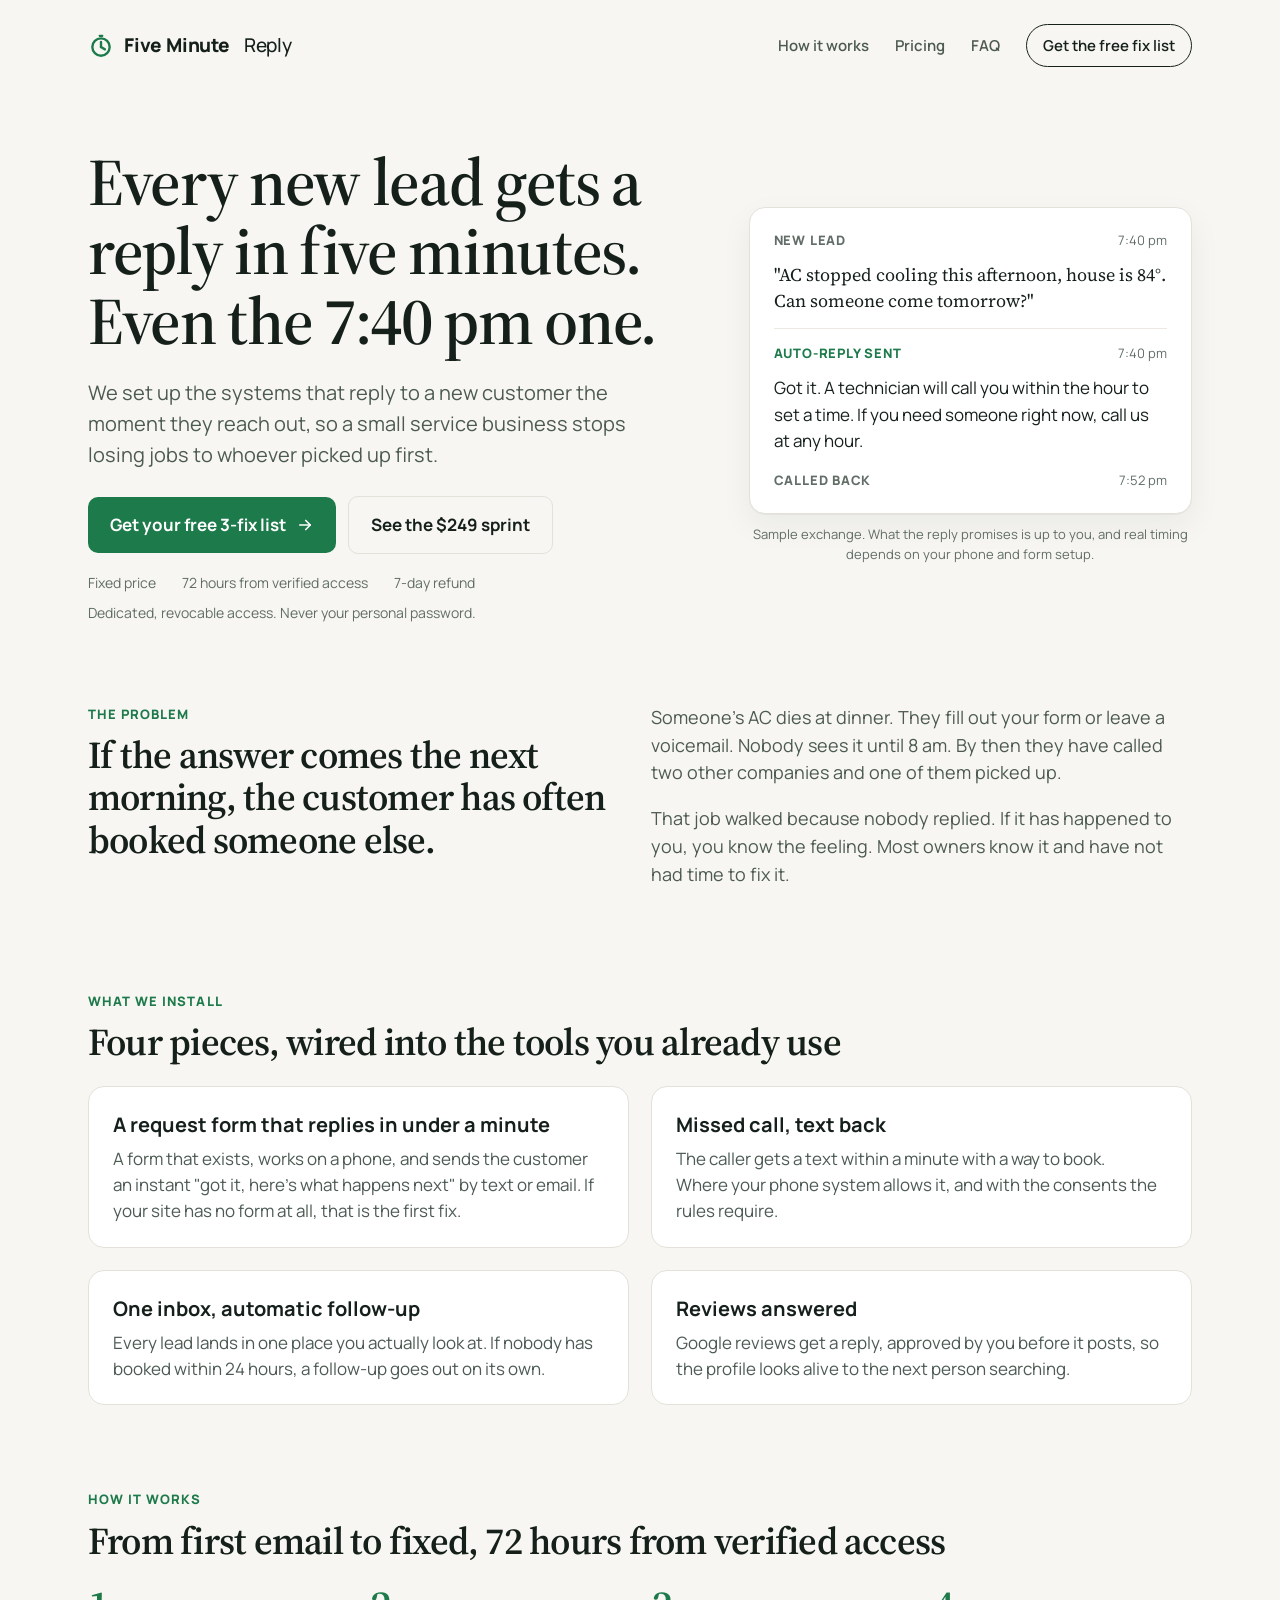
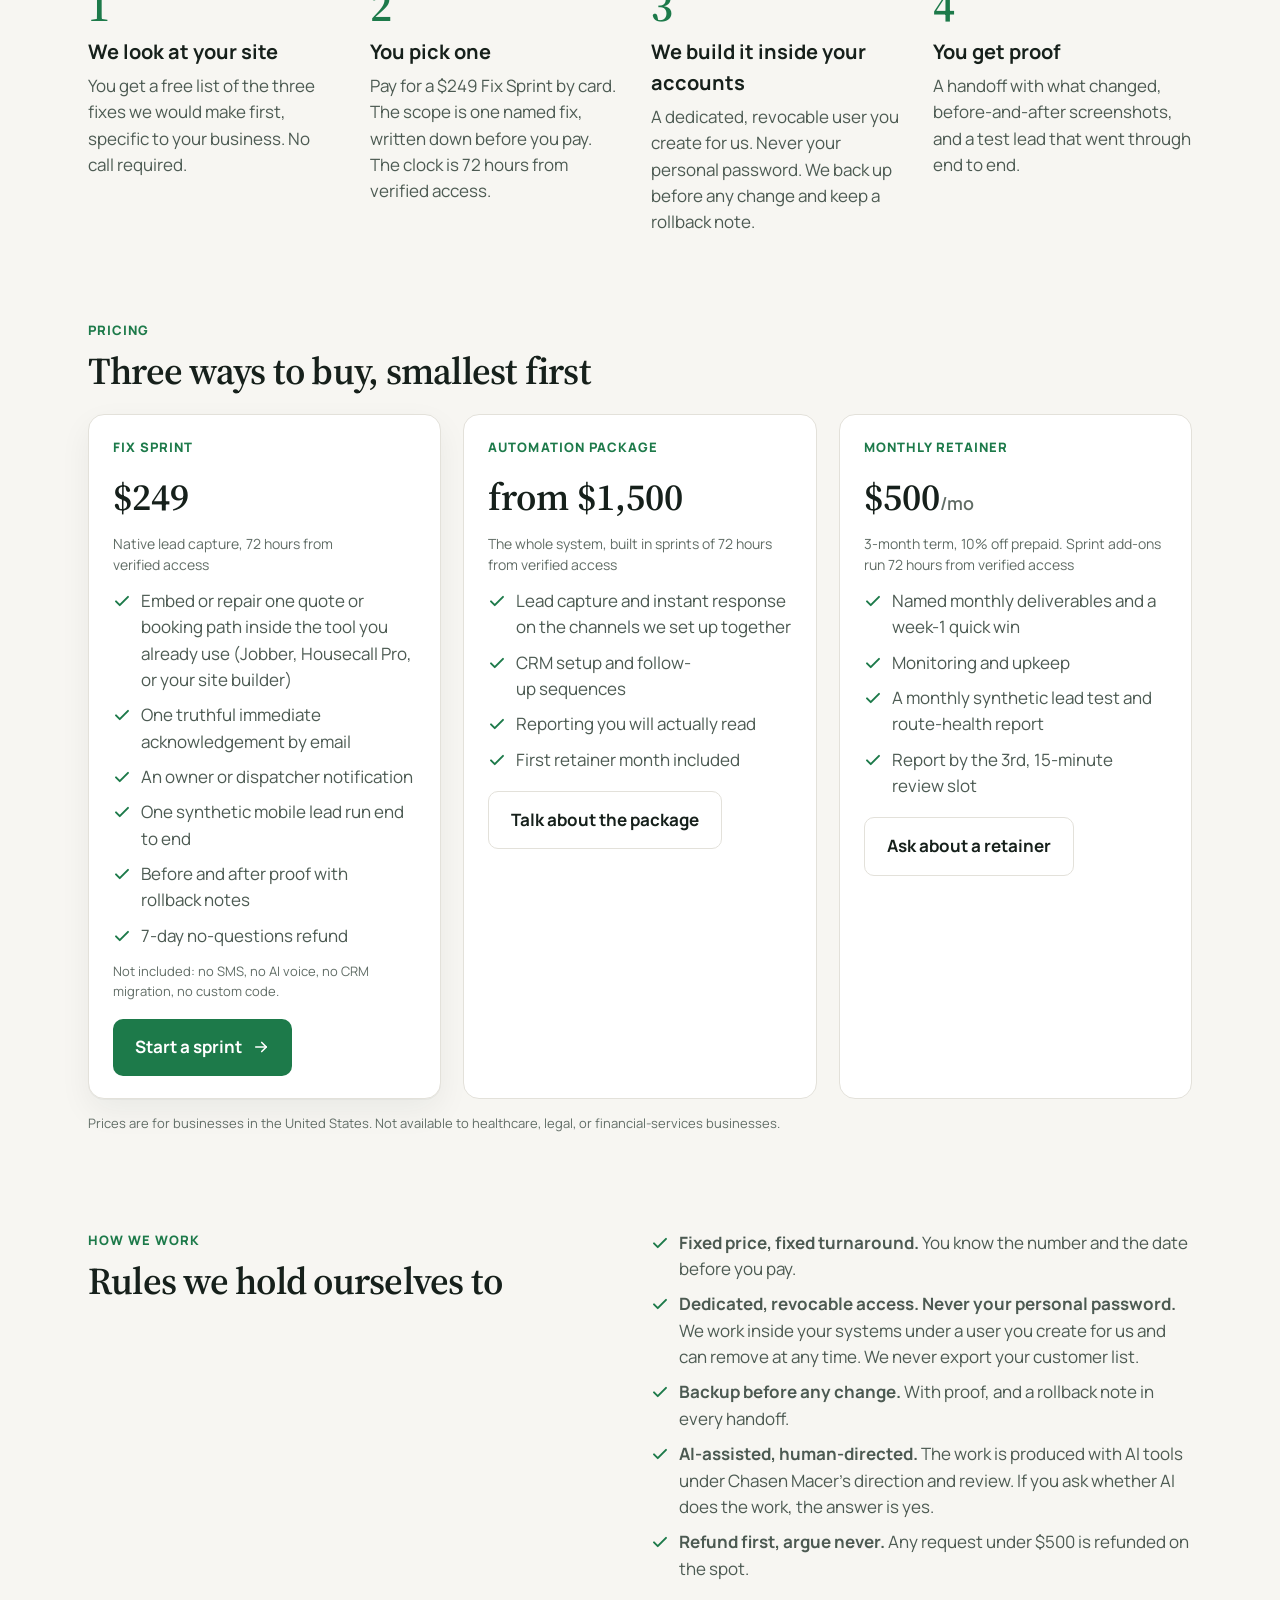
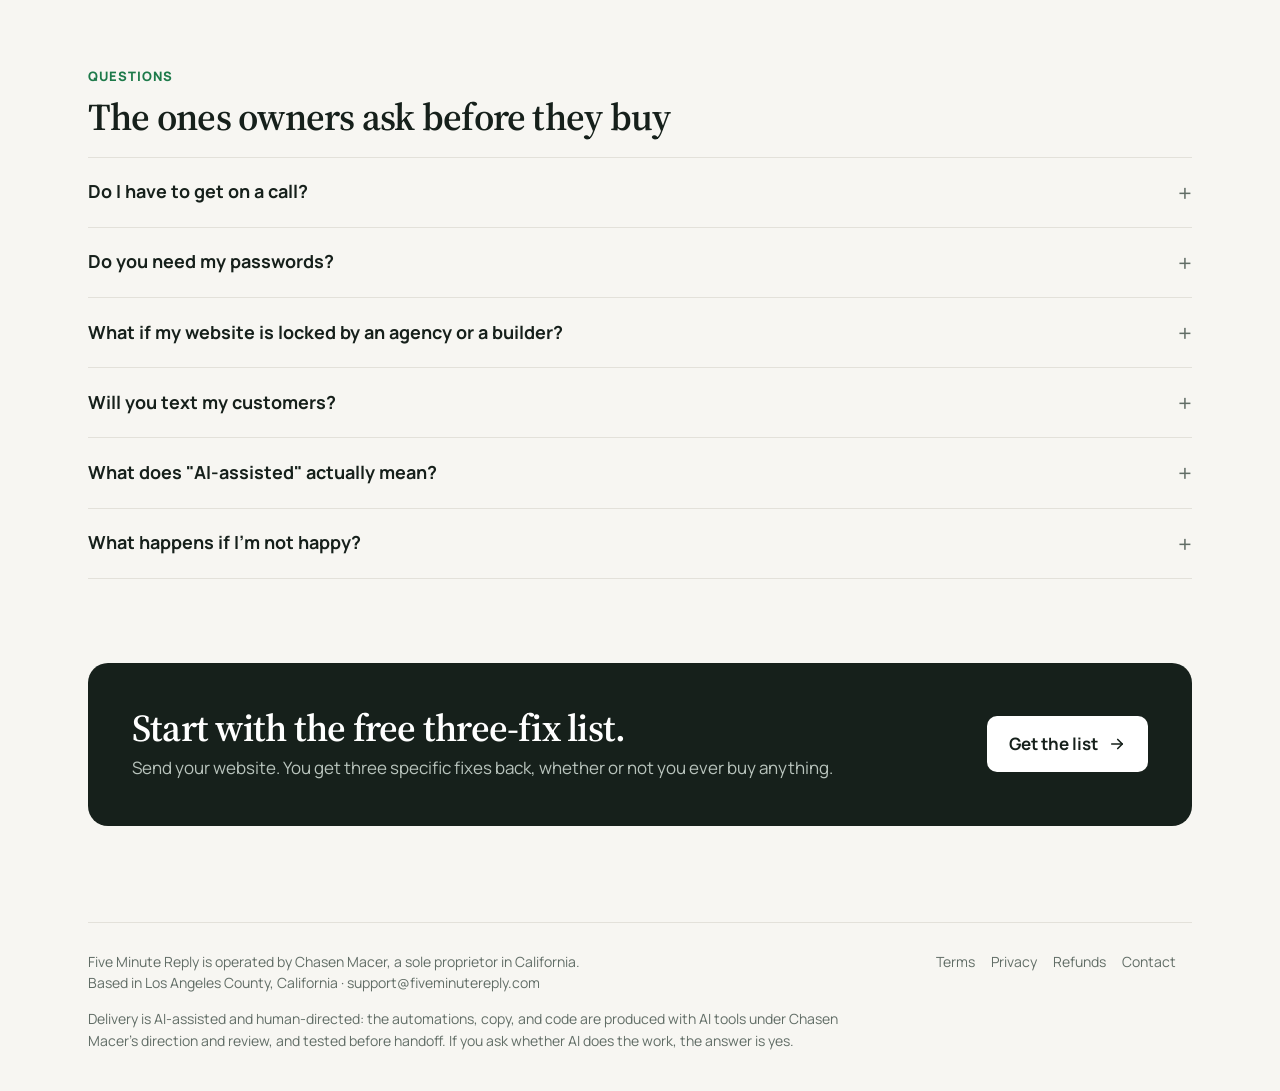
<file: index.html>
<!doctype html><html lang="en"><head><meta charset="utf-8"><meta name="viewport" content="width=device-width,initial-scale=1"><title>Every new lead gets a reply in five minutes | Five Minute Reply</title><meta name="description" content="Lead capture and instant response for HVAC, plumbing, and electrical businesses. The $249 Fix Sprint ships native lead capture 72 hours from verified access, with a 7-day refund."><link rel="icon" type="image/svg+xml" href="/favicon.svg"><link rel="preconnect" href="https://fonts.googleapis.com"><link rel="preconnect" href="https://fonts.gstatic.com" crossorigin><link href="https://fonts.googleapis.com/css2?family=Manrope:wght@500;600;700;800&family=Source+Serif+4:opsz,wght@8..60,400;8..60,600&display=swap" rel="stylesheet"><link rel="canonical" href="https://fiveminutereply.com/"><meta property="og:type" content="website"><meta property="og:site_name" content="Five Minute Reply"><meta property="og:title" content="Every new lead gets a reply in five minutes | Five Minute Reply"><meta property="og:description" content="Lead capture and instant response for HVAC, plumbing, and electrical businesses. The $249 Fix Sprint ships native lead capture 72 hours from verified access, with a 7-day refund."><meta property="og:url" content="https://fiveminutereply.com/"><meta name="twitter:card" content="summary"><meta name="twitter:title" content="Every new lead gets a reply in five minutes | Five Minute Reply"><meta name="twitter:description" content="Lead capture and instant response for HVAC, plumbing, and electrical businesses. The $249 Fix Sprint ships native lead capture 72 hours from verified access, with a 7-day refund."><link rel="stylesheet" href="/style.css"></head><body><div class="wrap"><a class="skip" href="#main">Skip to main content</a>
<header><a class="brand" href="/"><svg width="26" height="26" viewBox="0 0 24 24" fill="none" stroke="#1d7a4a" stroke-width="2.2" stroke-linecap="round" stroke-linejoin="round" aria-hidden="true"><rect x="10" y="1.5" width="4" height="2.2" rx="0.6" fill="#1d7a4a" stroke="none"/><circle cx="12" cy="13" r="8"/><path d="M12 13V8.2"/><path d="M12 13l3.6 2.1"/></svg>Five Minute&nbsp;<span style="font-weight:500">Reply</span></a><nav><a href="/#how">How it works</a><a href="/#pricing">Pricing</a><a href="/#faq">FAQ</a><a class="pill" href="/contact.html">Get the free fix list</a></nav></header>
<main id="main">

<div class="hero">
  <div>
    <h1 class="serif">Every new lead gets a reply in five minutes. Even the 7:40 pm one.</h1>
    <p class="lead">We set up the systems that reply to a new customer the moment they reach out, so a small service business stops losing jobs to whoever picked up first.</p>
    <div style="display:flex;gap:12px;flex-wrap:wrap;align-items:center"><a class="btn" href="/contact.html">Get your free 3-fix list <svg width="18" height="18" viewBox="0 0 24 24" fill="none" stroke="currentColor" stroke-width="2.2" stroke-linecap="round" stroke-linejoin="round" aria-hidden="true"><path d="M5 12h14"/><path d="M13 6l6 6-6 6"/></svg></a><a class="btn ghost" href="/#pricing">See the $249 sprint</a></div>
    <div class="assure"><span>Fixed price</span><span>72 hours from verified access</span><span>7-day refund</span><span>Dedicated, revocable access. Never your personal password.</span></div>
  </div>
  <div>
    <div class="card shadow thread">
      <div class="row"><span class="tag">New lead</span><span class="t">7:40 pm</span></div>
      <div class="q">"AC stopped cooling this afternoon, house is 84°. Can someone come tomorrow?"</div>
      <hr>
      <div class="row"><span class="tag g">Auto-reply sent</span><span class="t">7:40 pm</span></div>
      <div>Got it. A technician will call you within the hour to set a time. If you need someone right now, call us at any hour.</div>
      <div class="row" style="padding-top:4px"><span class="tag">Called back</span><span class="t">7:52 pm</span></div>
    </div>
    <div class="caption">Sample exchange. What the reply promises is up to you, and real timing depends on your phone and form setup.</div>
  </div>
</div>

<section id="problem">
  <div class="grid2" style="align-items:start">
    <div><div class="eyebrow">The problem</div><h2 class="serif">If the answer comes the next morning, the customer has often booked someone else.</h2></div>
    <div style="color:var(--muted);font-size:18px"><p style="margin-top:0">Someone's AC dies at dinner. They fill out your form or leave a voicemail. Nobody sees it until 8 am. By then they have called two other companies and one of them picked up.</p><p>That job walked because nobody replied. If it has happened to you, you know the feeling. Most owners know it and have not had time to fix it.</p></div>
  </div>
</section>

<section id="how" class="tight">
  <div class="eyebrow">What we install</div>
  <h2 class="serif">Four pieces, wired into the tools you already use</h2>
  <div class="grid2" style="margin-top:22px">
    <div class="card"><h3>A request form that replies in under a minute</h3><p style="color:var(--muted);margin:0">A form that exists, works on a phone, and sends the customer an instant "got it, here's what happens next" by text or email. If your site has no form at all, that is the first fix.</p></div>
    <div class="card"><h3>Missed call, text back</h3><p style="color:var(--muted);margin:0">The caller gets a text within a minute with a way to book. Where your phone system allows it, and with the consents the rules require.</p></div>
    <div class="card"><h3>One inbox, automatic follow-up</h3><p style="color:var(--muted);margin:0">Every lead lands in one place you actually look at. If nobody has booked within 24 hours, a follow-up goes out on its own.</p></div>
    <div class="card"><h3>Reviews answered</h3><p style="color:var(--muted);margin:0">Google reviews get a reply, approved by you before it posts, so the profile looks alive to the next person searching.</p></div>
  </div>
</section>

<section id="process">
  <div class="eyebrow">How it works</div>
  <h2 class="serif">From first email to fixed, 72 hours from verified access</h2>
  <div class="steps" style="margin-top:22px">
    <div class="step"><div class="n">1</div><h3>We look at your site</h3><p style="color:var(--muted);margin:0">You get a free list of the three fixes we would make first, specific to your business. No call required.</p></div>
    <div class="step"><div class="n">2</div><h3>You pick one</h3><p style="color:var(--muted);margin:0">Pay for a $249 Fix Sprint by card. The scope is one named fix, written down before you pay. The clock is 72 hours from verified access.</p></div>
    <div class="step"><div class="n">3</div><h3>We build it inside your accounts</h3><p style="color:var(--muted);margin:0">A dedicated, revocable user you create for us. Never your personal password. We back up before any change and keep a rollback note.</p></div>
    <div class="step"><div class="n">4</div><h3>You get proof</h3><p style="color:var(--muted);margin:0">A handoff with what changed, before-and-after screenshots, and a test lead that went through end to end.</p></div>
  </div>
</section>

<section id="pricing" class="tight">
  <div class="eyebrow">Pricing</div>
  <h2 class="serif">Three ways to buy, smallest first</h2>
  <div class="grid3" style="margin-top:22px">
    <div class="card shadow"><div class="eyebrow">Fix Sprint</div><div class="price">$249</div><div style="color:var(--soft);font-size:14px">Native lead capture, 72 hours from verified access</div><ul class="clean"><li><svg width="18" height="18" viewBox="0 0 24 24" fill="none" stroke="#1d7a4a" stroke-width="2.6" stroke-linecap="round" stroke-linejoin="round" aria-hidden="true"><path d="M4 12.5l5 5L20 6.5"/></svg><span>Embed or repair one quote or booking path inside the tool you already use (Jobber, Housecall Pro, or your site builder)</span></li><li><svg width="18" height="18" viewBox="0 0 24 24" fill="none" stroke="#1d7a4a" stroke-width="2.6" stroke-linecap="round" stroke-linejoin="round" aria-hidden="true"><path d="M4 12.5l5 5L20 6.5"/></svg><span>One truthful immediate acknowledgement by email</span></li><li><svg width="18" height="18" viewBox="0 0 24 24" fill="none" stroke="#1d7a4a" stroke-width="2.6" stroke-linecap="round" stroke-linejoin="round" aria-hidden="true"><path d="M4 12.5l5 5L20 6.5"/></svg><span>An owner or dispatcher notification</span></li><li><svg width="18" height="18" viewBox="0 0 24 24" fill="none" stroke="#1d7a4a" stroke-width="2.6" stroke-linecap="round" stroke-linejoin="round" aria-hidden="true"><path d="M4 12.5l5 5L20 6.5"/></svg><span>One synthetic mobile lead run end to end</span></li><li><svg width="18" height="18" viewBox="0 0 24 24" fill="none" stroke="#1d7a4a" stroke-width="2.6" stroke-linecap="round" stroke-linejoin="round" aria-hidden="true"><path d="M4 12.5l5 5L20 6.5"/></svg><span>Before and after proof with rollback notes</span></li><li><svg width="18" height="18" viewBox="0 0 24 24" fill="none" stroke="#1d7a4a" stroke-width="2.6" stroke-linecap="round" stroke-linejoin="round" aria-hidden="true"><path d="M4 12.5l5 5L20 6.5"/></svg><span>7-day no-questions refund</span></li></ul><p class="excl">Not included: no SMS, no AI voice, no CRM migration, no custom code.</p><a class="btn" style="margin-top:18px" href="/contact.html?offer=sprint">Start a sprint <svg width="18" height="18" viewBox="0 0 24 24" fill="none" stroke="currentColor" stroke-width="2.2" stroke-linecap="round" stroke-linejoin="round" aria-hidden="true"><path d="M5 12h14"/><path d="M13 6l6 6-6 6"/></svg></a></div>
    <div class="card"><div class="eyebrow">Automation Package</div><div class="price">from $1,500</div><div style="color:var(--soft);font-size:14px">The whole system, built in sprints of 72 hours from verified access</div><ul class="clean"><li><svg width="18" height="18" viewBox="0 0 24 24" fill="none" stroke="#1d7a4a" stroke-width="2.6" stroke-linecap="round" stroke-linejoin="round" aria-hidden="true"><path d="M4 12.5l5 5L20 6.5"/></svg><span>Lead capture and instant response on the channels we set up together</span></li><li><svg width="18" height="18" viewBox="0 0 24 24" fill="none" stroke="#1d7a4a" stroke-width="2.6" stroke-linecap="round" stroke-linejoin="round" aria-hidden="true"><path d="M4 12.5l5 5L20 6.5"/></svg><span>CRM setup and follow-up sequences</span></li><li><svg width="18" height="18" viewBox="0 0 24 24" fill="none" stroke="#1d7a4a" stroke-width="2.6" stroke-linecap="round" stroke-linejoin="round" aria-hidden="true"><path d="M4 12.5l5 5L20 6.5"/></svg><span>Reporting you will actually read</span></li><li><svg width="18" height="18" viewBox="0 0 24 24" fill="none" stroke="#1d7a4a" stroke-width="2.6" stroke-linecap="round" stroke-linejoin="round" aria-hidden="true"><path d="M4 12.5l5 5L20 6.5"/></svg><span>First retainer month included</span></li></ul><a class="btn ghost" style="margin-top:18px" href="/contact.html?offer=core">Talk about the package</a></div>
    <div class="card"><div class="eyebrow">Monthly Retainer</div><div class="price">$500<small>/mo</small></div><div style="color:var(--soft);font-size:14px">3-month term, 10% off prepaid. Sprint add-ons run 72 hours from verified access</div><ul class="clean"><li><svg width="18" height="18" viewBox="0 0 24 24" fill="none" stroke="#1d7a4a" stroke-width="2.6" stroke-linecap="round" stroke-linejoin="round" aria-hidden="true"><path d="M4 12.5l5 5L20 6.5"/></svg><span>Named monthly deliverables and a week-1 quick win</span></li><li><svg width="18" height="18" viewBox="0 0 24 24" fill="none" stroke="#1d7a4a" stroke-width="2.6" stroke-linecap="round" stroke-linejoin="round" aria-hidden="true"><path d="M4 12.5l5 5L20 6.5"/></svg><span>Monitoring and upkeep</span></li><li><svg width="18" height="18" viewBox="0 0 24 24" fill="none" stroke="#1d7a4a" stroke-width="2.6" stroke-linecap="round" stroke-linejoin="round" aria-hidden="true"><path d="M4 12.5l5 5L20 6.5"/></svg><span>A monthly synthetic lead test and route-health report</span></li><li><svg width="18" height="18" viewBox="0 0 24 24" fill="none" stroke="#1d7a4a" stroke-width="2.6" stroke-linecap="round" stroke-linejoin="round" aria-hidden="true"><path d="M4 12.5l5 5L20 6.5"/></svg><span>Report by the 3rd, 15-minute review slot</span></li></ul><a class="btn ghost" style="margin-top:18px" href="/contact.html?offer=retainer">Ask about a retainer</a></div>
  </div>
  <p class="caption" style="text-align:left;margin-top:14px">Prices are for businesses in the United States. Not available to healthcare, legal, or financial-services businesses.</p>
</section>

<section id="work">
  <div class="grid2" style="align-items:start">
    <div><div class="eyebrow">How we work</div><h2 class="serif">Rules we hold ourselves to</h2></div>
    <ul class="clean" style="margin:0;font-size:17px"><li><svg width="18" height="18" viewBox="0 0 24 24" fill="none" stroke="#1d7a4a" stroke-width="2.6" stroke-linecap="round" stroke-linejoin="round" aria-hidden="true"><path d="M4 12.5l5 5L20 6.5"/></svg><span><strong>Fixed price, fixed turnaround.</strong> You know the number and the date before you pay.</span></li><li><svg width="18" height="18" viewBox="0 0 24 24" fill="none" stroke="#1d7a4a" stroke-width="2.6" stroke-linecap="round" stroke-linejoin="round" aria-hidden="true"><path d="M4 12.5l5 5L20 6.5"/></svg><span><strong>Dedicated, revocable access. Never your personal password.</strong> We work inside your systems under a user you create for us and can remove at any time. We never export your customer list.</span></li><li><svg width="18" height="18" viewBox="0 0 24 24" fill="none" stroke="#1d7a4a" stroke-width="2.6" stroke-linecap="round" stroke-linejoin="round" aria-hidden="true"><path d="M4 12.5l5 5L20 6.5"/></svg><span><strong>Backup before any change.</strong> With proof, and a rollback note in every handoff.</span></li><li><svg width="18" height="18" viewBox="0 0 24 24" fill="none" stroke="#1d7a4a" stroke-width="2.6" stroke-linecap="round" stroke-linejoin="round" aria-hidden="true"><path d="M4 12.5l5 5L20 6.5"/></svg><span><strong>AI-assisted, human-directed.</strong> The work is produced with AI tools under Chasen Macer's direction and review. If you ask whether AI does the work, the answer is yes.</span></li><li><svg width="18" height="18" viewBox="0 0 24 24" fill="none" stroke="#1d7a4a" stroke-width="2.6" stroke-linecap="round" stroke-linejoin="round" aria-hidden="true"><path d="M4 12.5l5 5L20 6.5"/></svg><span><strong>Refund first, argue never.</strong> Any request under $500 is refunded on the spot.</span></li></ul>
  </div>
</section>

<section id="faq" class="tight">
  <div class="eyebrow">Questions</div>
  <h2 class="serif">The ones owners ask before they buy</h2>
  <div class="faq" style="margin-top:18px">
    <details><summary>Do I have to get on a call?</summary><p>No. Everything can happen by email. If you would rather talk, ask for a 10-minute call and we send a booking link. It is an option, never a requirement.</p></details>
    <details><summary>Do you need my passwords?</summary><p>We never ask for your personal password. On platforms that support delegated users (Wix, Squarespace, HubSpot, Jobber, ServiceTitan, Google Business Profile) you add us with the minimum role. Where a platform has no delegated role, WordPress most often, you create a separate user for us and delete it at handoff. Either way the access is ours alone and you can revoke it in one click.</p></details>
    <details><summary>What if my website is locked by an agency or a builder?</summary><p>If we cannot get edit access within three days of payment, we refund in full. If the site cannot be edited at all, we offer to build the fix as a new page on hosting you control, at a re-quoted price, or refund.</p></details>
    <details><summary>Will you text my customers?</summary><p>Only with your written confirmation of the consent basis, and never in a sprint. Missed-call text-back and review requests need carrier registration and customer consent, so they come in month two of a retainer at the earliest.</p></details>
    <details><summary>What does "AI-assisted" actually mean?</summary><p>The automations, copy, and code are produced with AI tools, then reviewed, tested, and delivered under Chasen Macer's direction. You get a human accountable for the result and the speed of the tools.</p></details>
    <details><summary>What happens if I'm not happy?</summary><p>Sprints carry a 7-day no-questions refund. On any job, if something is off we over-deliver once, then offer a partial refund before we close it out. We do not dispute refund requests under $500.</p></details>
  </div>
</section>

<section>
  <div class="band"><div><h2 class="serif">Start with the free three-fix list.</h2><p>Send your website. You get three specific fixes back, whether or not you ever buy anything.</p></div><a class="btn" href="/contact.html">Get the list <svg width="18" height="18" viewBox="0 0 24 24" fill="none" stroke="currentColor" stroke-width="2.2" stroke-linecap="round" stroke-linejoin="round" aria-hidden="true"><path d="M5 12h14"/><path d="M13 6l6 6-6 6"/></svg></a></div>
</section>
</main>
<footer><div class="cols"><div>Five Minute Reply is operated by Chasen Macer, a sole proprietor in California.<br>Based in Los Angeles County, California · <a href="mailto:support@fiveminutereply.com" style="margin:0">support@fiveminutereply.com</a></div><div><a href="/terms.html">Terms</a><a href="/privacy.html">Privacy</a><a href="/refunds.html">Refunds</a><a href="/contact.html">Contact</a></div></div><div style="margin-top:14px;max-width:760px">Delivery is AI-assisted and human-directed: the automations, copy, and code are produced with AI tools under Chasen Macer's direction and review, and tested before handoff. If you ask whether AI does the work, the answer is yes.</div></footer></div></body></html>
</file>
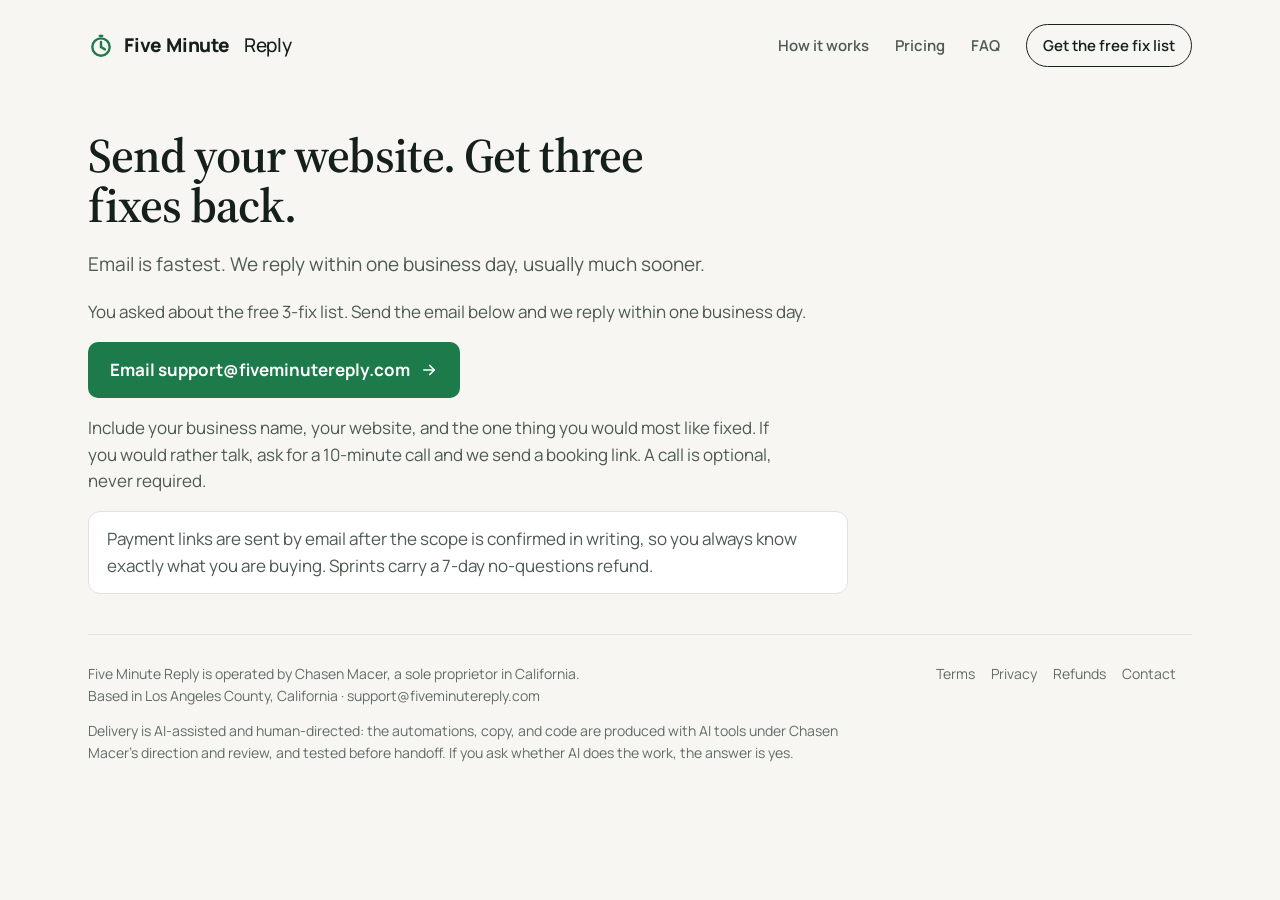
<file: contact.html>
<!doctype html><html lang="en"><head><meta charset="utf-8"><meta name="viewport" content="width=device-width,initial-scale=1"><title>Contact | Five Minute Reply</title><meta name="description" content="Email Five Minute Reply. Reply within one business day."><link rel="icon" type="image/svg+xml" href="/favicon.svg"><link rel="preconnect" href="https://fonts.googleapis.com"><link rel="preconnect" href="https://fonts.gstatic.com" crossorigin><link href="https://fonts.googleapis.com/css2?family=Manrope:wght@500;600;700;800&family=Source+Serif+4:opsz,wght@8..60,400;8..60,600&display=swap" rel="stylesheet"><link rel="canonical" href="https://fiveminutereply.com/contact.html"><link rel="stylesheet" href="/style.css"></head><body><div class="wrap"><a class="skip" href="#main">Skip to main content</a>
<header><a class="brand" href="/"><svg width="26" height="26" viewBox="0 0 24 24" fill="none" stroke="#1d7a4a" stroke-width="2.2" stroke-linecap="round" stroke-linejoin="round" aria-hidden="true"><rect x="10" y="1.5" width="4" height="2.2" rx="0.6" fill="#1d7a4a" stroke="none"/><circle cx="12" cy="13" r="8"/><path d="M12 13V8.2"/><path d="M12 13l3.6 2.1"/></svg>Five Minute&nbsp;<span style="font-weight:500">Reply</span></a><nav><a href="/#how">How it works</a><a href="/#pricing">Pricing</a><a href="/#faq">FAQ</a><a class="pill" href="/contact.html">Get the free fix list</a></nav></header>
<main id="main">

<div class="prose"><h1 class="serif">Send your website. Get three fixes back.</h1>
<p style="font-size:19px">Email is fastest. We reply within one business day, usually much sooner.</p>
<p id="offerline" hidden></p>
<p><a class="btn" id="emailcta" href="mailto:support@fiveminutereply.com?subject=Free%20fix%20list%20for%20my%20site&body=Business%20name%3A%0AWebsite%3A%0AThe%20one%20thing%20I%27d%20most%20like%20fixed%3A%0A">Email support@fiveminutereply.com <svg width="18" height="18" viewBox="0 0 24 24" fill="none" stroke="currentColor" stroke-width="2.2" stroke-linecap="round" stroke-linejoin="round" aria-hidden="true"><path d="M5 12h14"/><path d="M13 6l6 6-6 6"/></svg></a></p>
<p>Include your business name, your website, and the one thing you would most like fixed. If you would rather talk, ask for a 10-minute call and we send a booking link. A call is optional, never required.</p>
<div class="note">Payment links are sent by email after the scope is confirmed in writing, so you always know exactly what you are buying. Sprints carry a 7-day no-questions refund.</div></div>
<script>
(function(){
  var offers={
    free:{label:"the free 3-fix list",subject:"Free fix list for my site",
      body:"Business name:\nWebsite:\nThe one thing I would most like fixed:\n"},
    sprint:{label:"the $249 Fix Sprint, native lead capture",subject:"Fix Sprint, $249, native lead capture",
      body:"Business name:\nWebsite:\nBooking or quote tool you already use (Jobber, Housecall Pro, other):\nWho can grant access:\n"},
    core:{label:"the Automation Package, from $1,500",subject:"Automation Package",
      body:"Business name:\nWebsite:\nTools you use today:\nWhat you want the whole system to do:\n"},
    retainer:{label:"the $500 per month retainer",subject:"Monthly retainer, $500 per month",
      body:"Business name:\nWebsite:\nWhat you want tested and watched every month:\n"}
  };
  var key="free";
  try{ key=(new URLSearchParams(window.location.search).get("offer")||"free").toLowerCase(); }catch(e){}
  var o=offers[key]||offers.free;
  var a=document.getElementById("emailcta");
  if(a){ a.setAttribute("href","mailto:support@fiveminutereply.com?subject="+encodeURIComponent(o.subject)+"&body="+encodeURIComponent(o.body)); }
  var line=document.getElementById("offerline");
  if(line){ line.textContent="You asked about "+o.label+". Send the email below and we reply within one business day."; line.hidden=false; }
})();
</script>
</main>
<footer><div class="cols"><div>Five Minute Reply is operated by Chasen Macer, a sole proprietor in California.<br>Based in Los Angeles County, California · <a href="mailto:support@fiveminutereply.com" style="margin:0">support@fiveminutereply.com</a></div><div><a href="/terms.html">Terms</a><a href="/privacy.html">Privacy</a><a href="/refunds.html">Refunds</a><a href="/contact.html">Contact</a></div></div><div style="margin-top:14px;max-width:760px">Delivery is AI-assisted and human-directed: the automations, copy, and code are produced with AI tools under Chasen Macer's direction and review, and tested before handoff. If you ask whether AI does the work, the answer is yes.</div></footer></div></body></html>
</file>
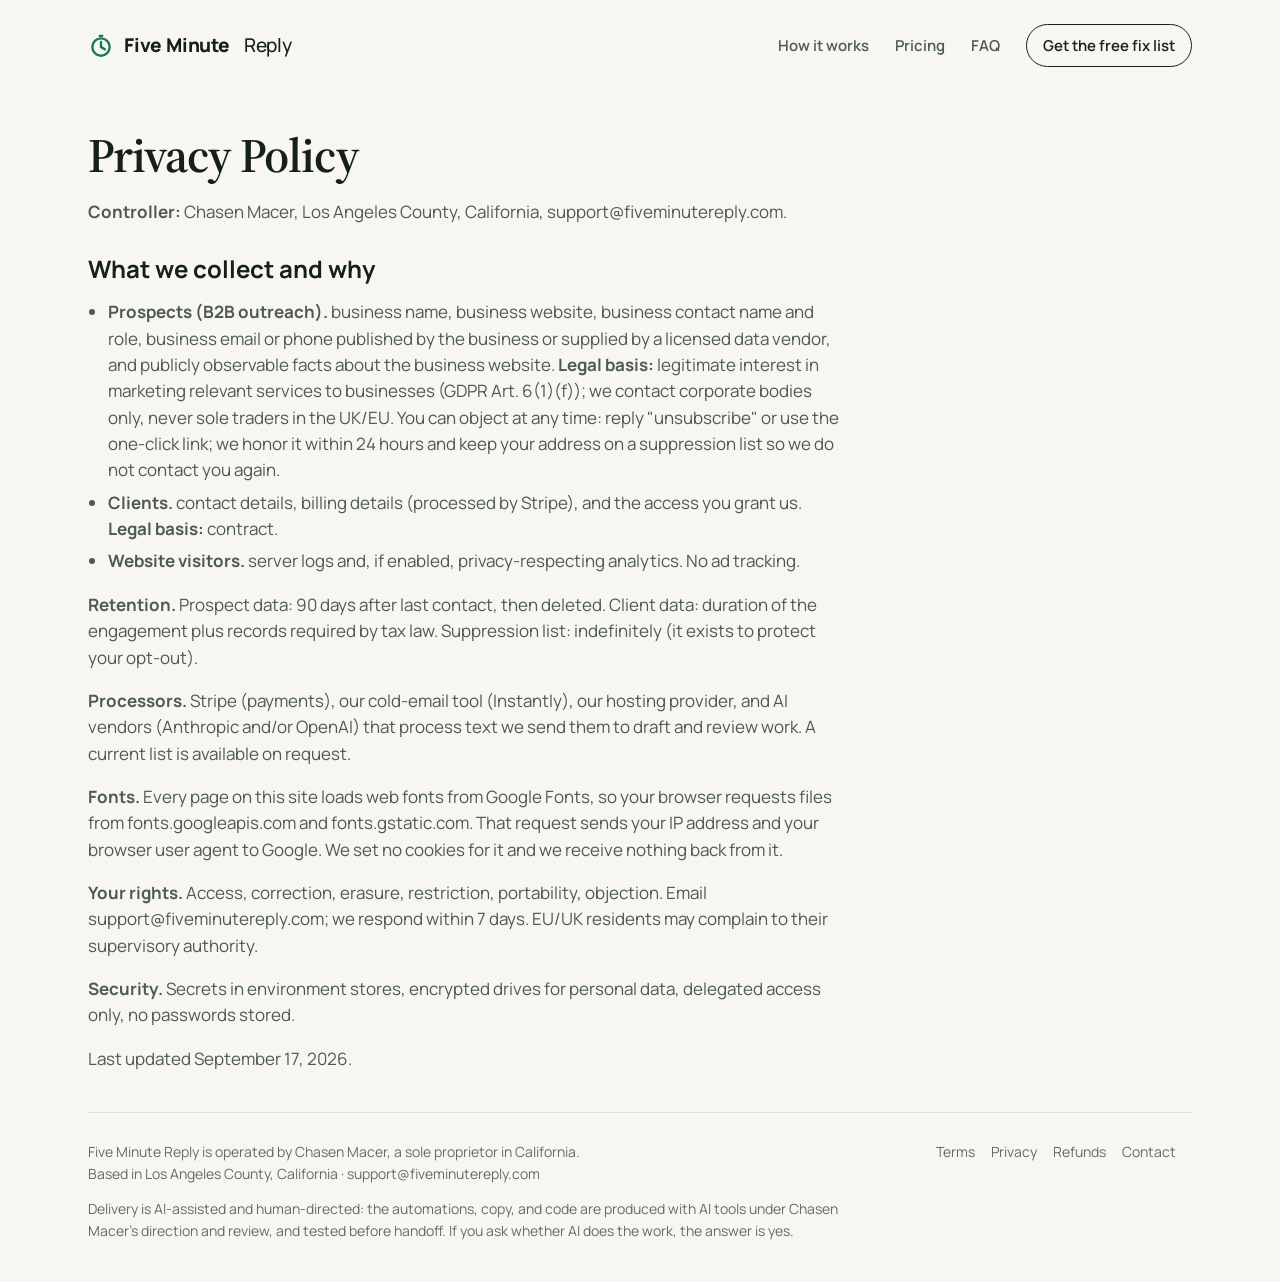
<file: privacy.html>
<!doctype html><html lang="en"><head><meta charset="utf-8"><meta name="viewport" content="width=device-width,initial-scale=1"><title>Privacy Policy | Five Minute Reply</title><meta name="description" content="How Five Minute Reply handles prospect, client, and visitor data."><link rel="icon" type="image/svg+xml" href="/favicon.svg"><link rel="preconnect" href="https://fonts.googleapis.com"><link rel="preconnect" href="https://fonts.gstatic.com" crossorigin><link href="https://fonts.googleapis.com/css2?family=Manrope:wght@500;600;700;800&family=Source+Serif+4:opsz,wght@8..60,400;8..60,600&display=swap" rel="stylesheet"><link rel="canonical" href="https://fiveminutereply.com/privacy.html"><link rel="stylesheet" href="/style.css"></head><body><div class="wrap"><a class="skip" href="#main">Skip to main content</a>
<header><a class="brand" href="/"><svg width="26" height="26" viewBox="0 0 24 24" fill="none" stroke="#1d7a4a" stroke-width="2.2" stroke-linecap="round" stroke-linejoin="round" aria-hidden="true"><rect x="10" y="1.5" width="4" height="2.2" rx="0.6" fill="#1d7a4a" stroke="none"/><circle cx="12" cy="13" r="8"/><path d="M12 13V8.2"/><path d="M12 13l3.6 2.1"/></svg>Five Minute&nbsp;<span style="font-weight:500">Reply</span></a><nav><a href="/#how">How it works</a><a href="/#pricing">Pricing</a><a href="/#faq">FAQ</a><a class="pill" href="/contact.html">Get the free fix list</a></nav></header>
<main id="main">
<div class="prose"><h1 class="serif">Privacy Policy</h1><p><strong>Controller:</strong> Chasen Macer, Los Angeles County, California, support@fiveminutereply.com.</p>
<h2>What we collect and why</h2>
<ul>
<li><strong>Prospects (B2B outreach).</strong> business name, business website, business contact name and role, business email or phone published by the business or supplied by a licensed data vendor, and publicly observable facts about the business website. <strong>Legal basis:</strong> legitimate interest in marketing relevant services to businesses (GDPR Art. 6(1)(f)); we contact corporate bodies only, never sole traders in the UK/EU. You can object at any time: reply &quot;unsubscribe&quot; or use the one-click link; we honor it within 24 hours and keep your address on a suppression list so we do not contact you again.</li>
<li><strong>Clients.</strong> contact details, billing details (processed by Stripe), and the access you grant us. <strong>Legal basis:</strong> contract.</li>
<li><strong>Website visitors.</strong> server logs and, if enabled, privacy-respecting analytics. No ad tracking.</li>
</ul>
<p><strong>Retention.</strong> Prospect data: 90 days after last contact, then deleted. Client data: duration of the engagement plus records required by tax law. Suppression list: indefinitely (it exists to protect your opt-out).</p>
<p><strong>Processors.</strong> Stripe (payments), our cold-email tool (Instantly), our hosting provider, and AI vendors (Anthropic and/or OpenAI) that process text we send them to draft and review work. A current list is available on request.</p>
<p><strong>Fonts.</strong> Every page on this site loads web fonts from Google Fonts, so your browser requests files from fonts.googleapis.com and fonts.gstatic.com. That request sends your IP address and your browser user agent to Google. We set no cookies for it and we receive nothing back from it.</p>
<p><strong>Your rights.</strong> Access, correction, erasure, restriction, portability, objection. Email support@fiveminutereply.com; we respond within 7 days. EU/UK residents may complain to their supervisory authority.</p>
<p><strong>Security.</strong> Secrets in environment stores, encrypted drives for personal data, delegated access only, no passwords stored.</p>
<p>Last updated September 17, 2026.</p></div></main>
<footer><div class="cols"><div>Five Minute Reply is operated by Chasen Macer, a sole proprietor in California.<br>Based in Los Angeles County, California · <a href="mailto:support@fiveminutereply.com" style="margin:0">support@fiveminutereply.com</a></div><div><a href="/terms.html">Terms</a><a href="/privacy.html">Privacy</a><a href="/refunds.html">Refunds</a><a href="/contact.html">Contact</a></div></div><div style="margin-top:14px;max-width:760px">Delivery is AI-assisted and human-directed: the automations, copy, and code are produced with AI tools under Chasen Macer's direction and review, and tested before handoff. If you ask whether AI does the work, the answer is yes.</div></footer></div></body></html>
</file>
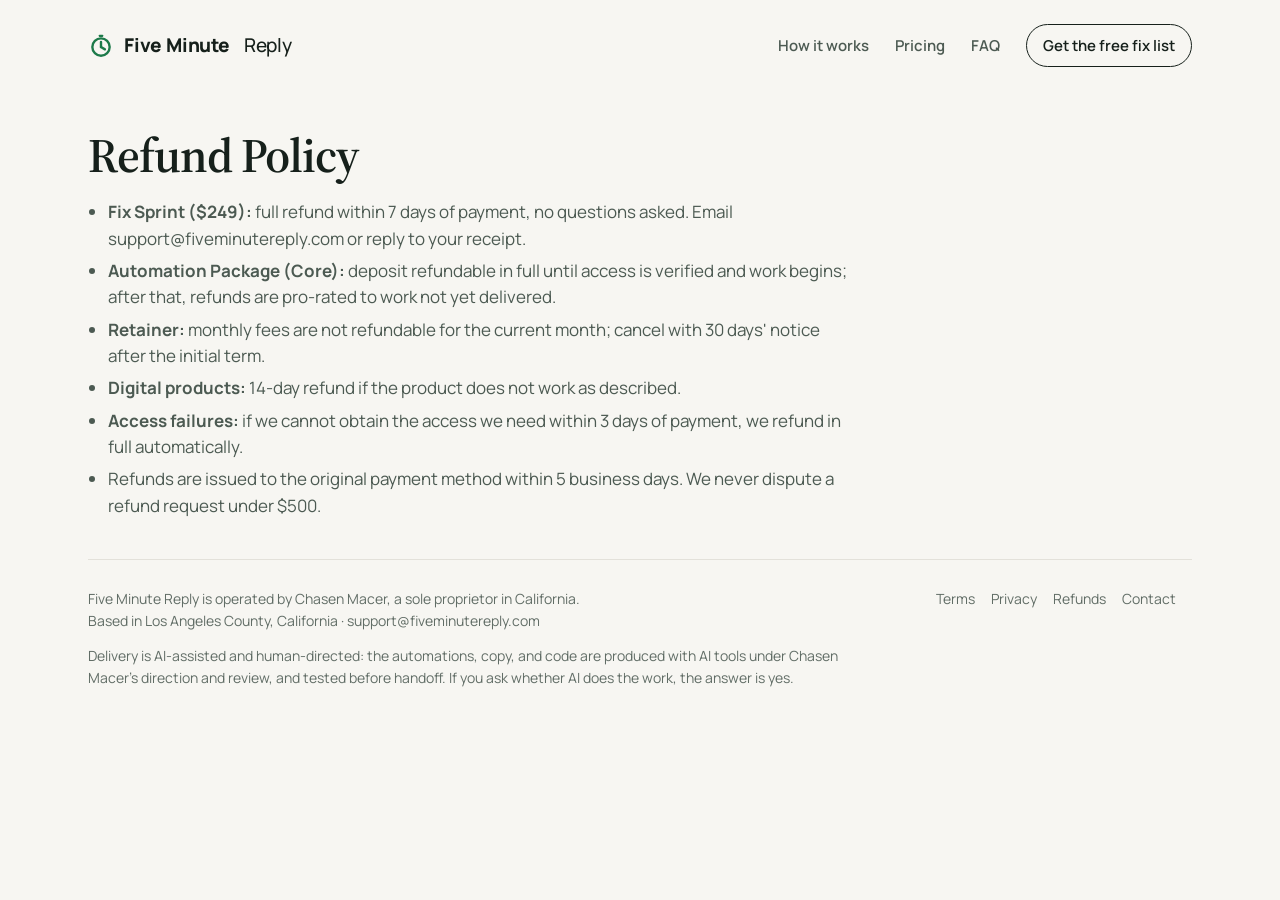
<file: refunds.html>
<!doctype html><html lang="en"><head><meta charset="utf-8"><meta name="viewport" content="width=device-width,initial-scale=1"><title>Refund Policy | Five Minute Reply</title><meta name="description" content="Five Minute Reply refund policy: 7-day no-questions refund on sprints."><link rel="icon" type="image/svg+xml" href="/favicon.svg"><link rel="preconnect" href="https://fonts.googleapis.com"><link rel="preconnect" href="https://fonts.gstatic.com" crossorigin><link href="https://fonts.googleapis.com/css2?family=Manrope:wght@500;600;700;800&family=Source+Serif+4:opsz,wght@8..60,400;8..60,600&display=swap" rel="stylesheet"><link rel="canonical" href="https://fiveminutereply.com/refunds.html"><link rel="stylesheet" href="/style.css"></head><body><div class="wrap"><a class="skip" href="#main">Skip to main content</a>
<header><a class="brand" href="/"><svg width="26" height="26" viewBox="0 0 24 24" fill="none" stroke="#1d7a4a" stroke-width="2.2" stroke-linecap="round" stroke-linejoin="round" aria-hidden="true"><rect x="10" y="1.5" width="4" height="2.2" rx="0.6" fill="#1d7a4a" stroke="none"/><circle cx="12" cy="13" r="8"/><path d="M12 13V8.2"/><path d="M12 13l3.6 2.1"/></svg>Five Minute&nbsp;<span style="font-weight:500">Reply</span></a><nav><a href="/#how">How it works</a><a href="/#pricing">Pricing</a><a href="/#faq">FAQ</a><a class="pill" href="/contact.html">Get the free fix list</a></nav></header>
<main id="main">
<div class="prose"><h1 class="serif">Refund Policy</h1><ul>
<li><strong>Fix Sprint ($249):</strong> full refund within 7 days of payment, no questions asked. Email support@fiveminutereply.com or reply to your receipt.</li>
<li><strong>Automation Package (Core):</strong> deposit refundable in full until access is verified and work begins; after that, refunds are pro-rated to work not yet delivered.</li>
<li><strong>Retainer:</strong> monthly fees are not refundable for the current month; cancel with 30 days&#x27; notice after the initial term.</li>
<li><strong>Digital products:</strong> 14-day refund if the product does not work as described.</li>
<li><strong>Access failures:</strong> if we cannot obtain the access we need within 3 days of payment, we refund in full automatically.</li>
<li>Refunds are issued to the original payment method within 5 business days. We never dispute a refund request under $500.</li>
</ul></div></main>
<footer><div class="cols"><div>Five Minute Reply is operated by Chasen Macer, a sole proprietor in California.<br>Based in Los Angeles County, California · <a href="mailto:support@fiveminutereply.com" style="margin:0">support@fiveminutereply.com</a></div><div><a href="/terms.html">Terms</a><a href="/privacy.html">Privacy</a><a href="/refunds.html">Refunds</a><a href="/contact.html">Contact</a></div></div><div style="margin-top:14px;max-width:760px">Delivery is AI-assisted and human-directed: the automations, copy, and code are produced with AI tools under Chasen Macer's direction and review, and tested before handoff. If you ask whether AI does the work, the answer is yes.</div></footer></div></body></html>
</file>
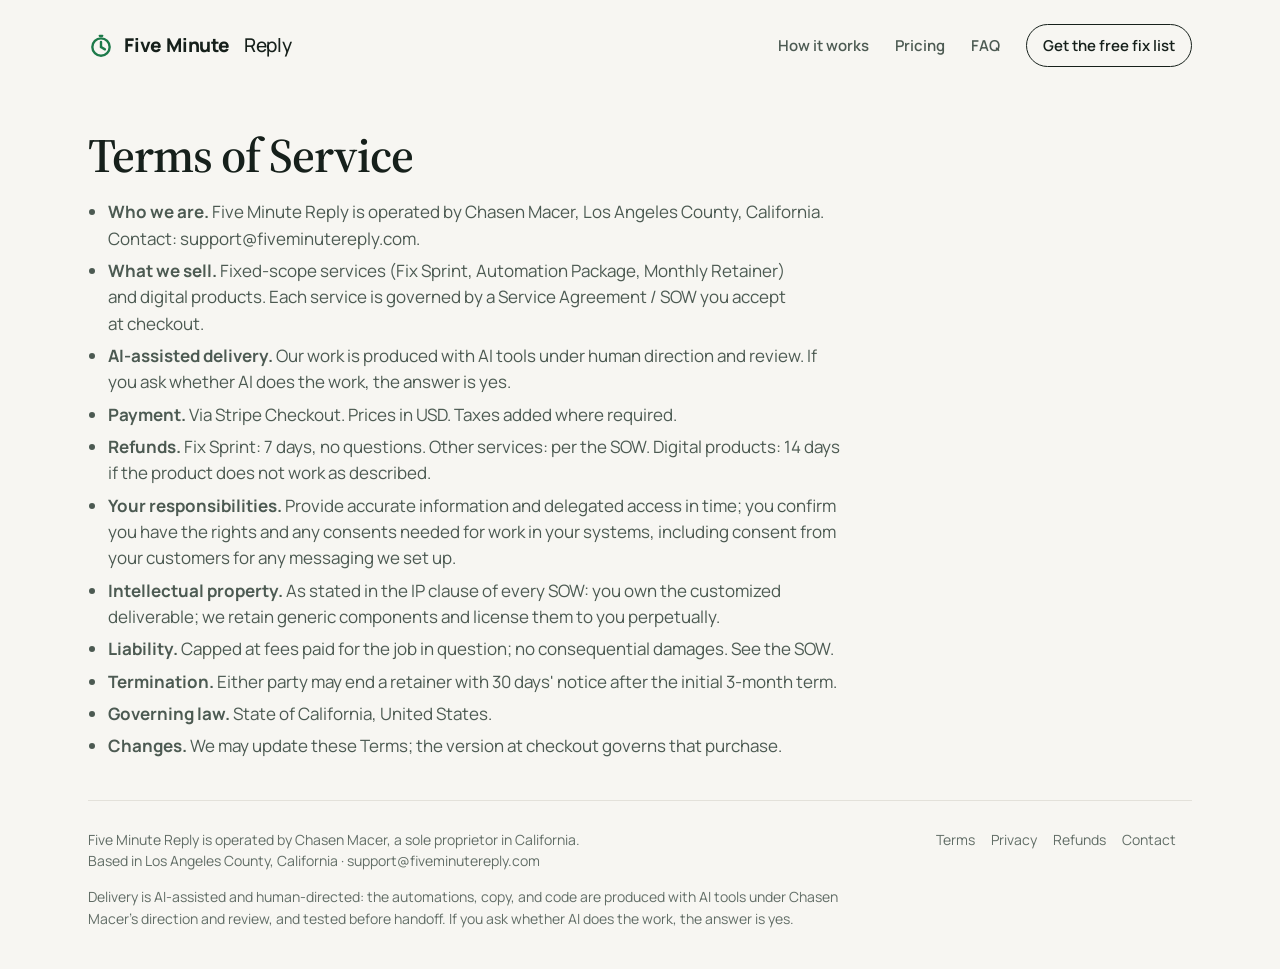
<file: terms.html>
<!doctype html><html lang="en"><head><meta charset="utf-8"><meta name="viewport" content="width=device-width,initial-scale=1"><title>Terms of Service | Five Minute Reply</title><meta name="description" content="Five Minute Reply terms of service."><link rel="icon" type="image/svg+xml" href="/favicon.svg"><link rel="preconnect" href="https://fonts.googleapis.com"><link rel="preconnect" href="https://fonts.gstatic.com" crossorigin><link href="https://fonts.googleapis.com/css2?family=Manrope:wght@500;600;700;800&family=Source+Serif+4:opsz,wght@8..60,400;8..60,600&display=swap" rel="stylesheet"><link rel="canonical" href="https://fiveminutereply.com/terms.html"><link rel="stylesheet" href="/style.css"></head><body><div class="wrap"><a class="skip" href="#main">Skip to main content</a>
<header><a class="brand" href="/"><svg width="26" height="26" viewBox="0 0 24 24" fill="none" stroke="#1d7a4a" stroke-width="2.2" stroke-linecap="round" stroke-linejoin="round" aria-hidden="true"><rect x="10" y="1.5" width="4" height="2.2" rx="0.6" fill="#1d7a4a" stroke="none"/><circle cx="12" cy="13" r="8"/><path d="M12 13V8.2"/><path d="M12 13l3.6 2.1"/></svg>Five Minute&nbsp;<span style="font-weight:500">Reply</span></a><nav><a href="/#how">How it works</a><a href="/#pricing">Pricing</a><a href="/#faq">FAQ</a><a class="pill" href="/contact.html">Get the free fix list</a></nav></header>
<main id="main">
<div class="prose"><h1 class="serif">Terms of Service</h1><ul>
<li><strong>Who we are.</strong> Five Minute Reply is operated by Chasen Macer, Los Angeles County, California. Contact: support@fiveminutereply.com.</li>
<li><strong>What we sell.</strong> Fixed-scope services (Fix Sprint, Automation Package, Monthly Retainer) and digital products. Each service is governed by a Service Agreement / SOW you accept at checkout.</li>
<li><strong>AI-assisted delivery.</strong> Our work is produced with AI tools under human direction and review. If you ask whether AI does the work, the answer is yes.</li>
<li><strong>Payment.</strong> Via Stripe Checkout. Prices in USD. Taxes added where required.</li>
<li><strong>Refunds.</strong> Fix Sprint: 7 days, no questions. Other services: per the SOW. Digital products: 14 days if the product does not work as described.</li>
<li><strong>Your responsibilities.</strong> Provide accurate information and delegated access in time; you confirm you have the rights and any consents needed for work in your systems, including consent from your customers for any messaging we set up.</li>
<li><strong>Intellectual property.</strong> As stated in the IP clause of every SOW: you own the customized deliverable; we retain generic components and license them to you perpetually.</li>
<li><strong>Liability.</strong> Capped at fees paid for the job in question; no consequential damages. See the SOW.</li>
<li><strong>Termination.</strong> Either party may end a retainer with 30 days&#x27; notice after the initial 3-month term.</li>
<li><strong>Governing law.</strong> State of California, United States.</li>
<li><strong>Changes.</strong> We may update these Terms; the version at checkout governs that purchase.</li>
</ul></div></main>
<footer><div class="cols"><div>Five Minute Reply is operated by Chasen Macer, a sole proprietor in California.<br>Based in Los Angeles County, California · <a href="mailto:support@fiveminutereply.com" style="margin:0">support@fiveminutereply.com</a></div><div><a href="/terms.html">Terms</a><a href="/privacy.html">Privacy</a><a href="/refunds.html">Refunds</a><a href="/contact.html">Contact</a></div></div><div style="margin-top:14px;max-width:760px">Delivery is AI-assisted and human-directed: the automations, copy, and code are produced with AI tools under Chasen Macer's direction and review, and tested before handoff. If you ask whether AI does the work, the answer is yes.</div></footer></div></body></html>
</file>
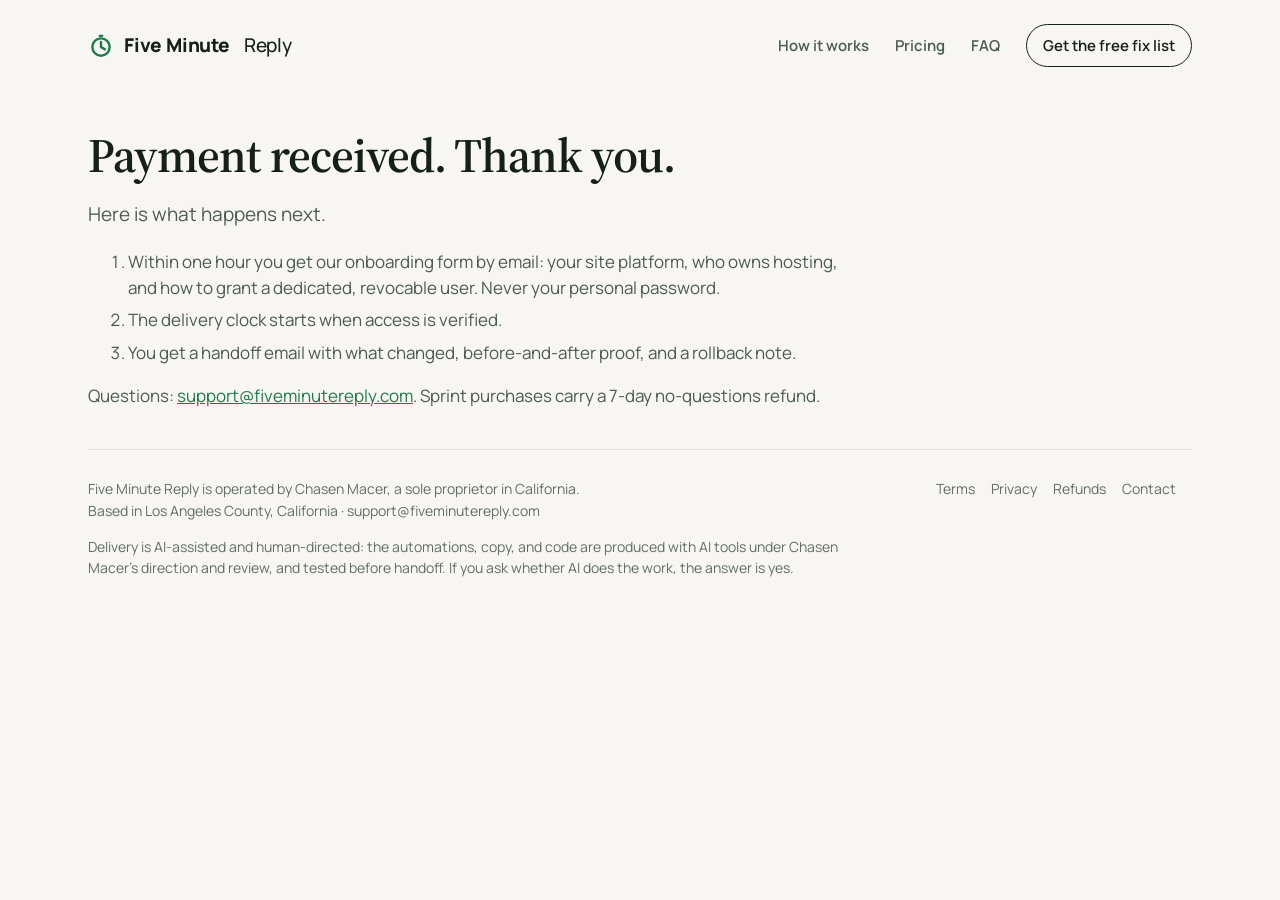
<file: thanks.html>
<!doctype html><html lang="en"><head><meta charset="utf-8"><meta name="viewport" content="width=device-width,initial-scale=1"><title>Thank you | Five Minute Reply</title><meta name="description" content="Payment received. Here is what happens next."><link rel="icon" type="image/svg+xml" href="/favicon.svg"><link rel="preconnect" href="https://fonts.googleapis.com"><link rel="preconnect" href="https://fonts.gstatic.com" crossorigin><link href="https://fonts.googleapis.com/css2?family=Manrope:wght@500;600;700;800&family=Source+Serif+4:opsz,wght@8..60,400;8..60,600&display=swap" rel="stylesheet"><link rel="canonical" href="https://fiveminutereply.com/thanks.html"><meta name="robots" content="noindex"><link rel="stylesheet" href="/style.css"></head><body><div class="wrap"><a class="skip" href="#main">Skip to main content</a>
<header><a class="brand" href="/"><svg width="26" height="26" viewBox="0 0 24 24" fill="none" stroke="#1d7a4a" stroke-width="2.2" stroke-linecap="round" stroke-linejoin="round" aria-hidden="true"><rect x="10" y="1.5" width="4" height="2.2" rx="0.6" fill="#1d7a4a" stroke="none"/><circle cx="12" cy="13" r="8"/><path d="M12 13V8.2"/><path d="M12 13l3.6 2.1"/></svg>Five Minute&nbsp;<span style="font-weight:500">Reply</span></a><nav><a href="/#how">How it works</a><a href="/#pricing">Pricing</a><a href="/#faq">FAQ</a><a class="pill" href="/contact.html">Get the free fix list</a></nav></header>
<main id="main">

<div class="prose"><h1 class="serif">Payment received. Thank you.</h1>
<p style="font-size:19px">Here is what happens next.</p>
<ol style="color:var(--muted)"><li>Within one hour you get our onboarding form by email: your site platform, who owns hosting, and how to grant a dedicated, revocable user. Never your personal password.</li><li>The delivery clock starts when access is verified.</li><li>You get a handoff email with what changed, before-and-after proof, and a rollback note.</li></ol>
<p>Questions: <a href="mailto:support@fiveminutereply.com">support@fiveminutereply.com</a>. Sprint purchases carry a 7-day no-questions refund.</p></div>
</main>
<footer><div class="cols"><div>Five Minute Reply is operated by Chasen Macer, a sole proprietor in California.<br>Based in Los Angeles County, California · <a href="mailto:support@fiveminutereply.com" style="margin:0">support@fiveminutereply.com</a></div><div><a href="/terms.html">Terms</a><a href="/privacy.html">Privacy</a><a href="/refunds.html">Refunds</a><a href="/contact.html">Contact</a></div></div><div style="margin-top:14px;max-width:760px">Delivery is AI-assisted and human-directed: the automations, copy, and code are produced with AI tools under Chasen Macer's direction and review, and tested before handoff. If you ask whether AI does the work, the answer is yes.</div></footer></div></body></html>
</file>
<file: style.css>
:root{--g:#1d7a4a;--g2:#145a36;--ink:#16201b;--muted:#4c5a52;--soft:#616d66;--bg:#f7f6f2;--line:#e3e1da;--card:#ffffff}
*{box-sizing:border-box}html{-webkit-text-size-adjust:100%}
body{margin:0;background:var(--bg);color:var(--ink);font-family:Manrope,"Helvetica Neue",Arial,sans-serif;font-size:17px;line-height:1.55;text-wrap:pretty}
a{color:var(--g)}a:hover{color:var(--g2)}
.skip{position:absolute;left:-9999px;top:0;background:var(--g);color:#fff;padding:12px 18px;border-radius:0 0 10px 10px;font-weight:700;text-decoration:none;z-index:20}.skip:focus{left:28px}
a:focus-visible,button:focus-visible,summary:focus-visible,[tabindex]:focus-visible{outline:3px solid var(--g2);outline-offset:3px;border-radius:4px}
.excl{font-size:13px;color:var(--soft);margin:12px 0 0}
.wrap{max-width:1160px;margin:0 auto;padding:0 28px}
header{display:flex;align-items:center;justify-content:space-between;padding:24px 0}
.brand{display:flex;align-items:center;gap:10px;text-decoration:none;color:var(--ink);font-weight:800;font-size:19px;letter-spacing:-.01em}
nav{display:flex;gap:26px;align-items:center;font-weight:600;font-size:15px}nav a{color:var(--muted);text-decoration:none}nav a:hover{color:var(--ink)}
nav .pill{color:var(--ink);border:1.5px solid var(--ink);border-radius:999px;padding:9px 16px}
.serif{font-family:"Source Serif 4",Georgia,"Times New Roman",serif;font-weight:600;letter-spacing:-.02em}
h1{font-size:clamp(40px,5.2vw,68px);line-height:1.04;margin:0}h2{font-size:clamp(28px,3vw,38px);line-height:1.12;margin:0 0 14px}h3{font-size:20px;margin:0 0 6px}
.hero{display:grid;grid-template-columns:7fr 5fr;gap:40px;align-items:center;padding:56px 0 24px}
.hero p.lead{font-size:20px;color:var(--muted);max-width:560px;margin:22px 0 26px}
.btn{display:inline-flex;align-items:center;gap:10px;background:var(--g);color:#fff;padding:15px 22px;border-radius:10px;font-weight:700;font-size:17px;text-decoration:none}.btn:hover{background:var(--g2);color:#fff}
.btn.ghost{background:transparent;color:var(--ink);border:1.5px solid var(--line)}.btn.ghost:hover{background:#fff;color:var(--ink)}
.assure{display:flex;flex-wrap:wrap;gap:8px 26px;font-size:14px;color:var(--soft);margin-top:18px}
.card{background:var(--card);border:1px solid var(--line);border-radius:16px;padding:22px 24px}
.shadow{box-shadow:0 1px 0 rgba(22,32,27,.04),0 12px 32px rgba(22,32,27,.06)}
.thread{display:flex;flex-direction:column;gap:12px}.thread .row{display:flex;justify-content:space-between;align-items:center}.thread .tag{font-weight:800;font-size:13px;letter-spacing:.06em;text-transform:uppercase;color:var(--soft)}.thread .tag.g{color:var(--g)}.thread .t{font-size:13px;color:var(--soft)}.thread .q{font-family:"Source Serif 4",Georgia,serif;font-size:18px;line-height:1.45}.thread hr{border:0;border-top:1px solid #ece9e2;margin:2px 0}
.caption{font-size:13px;color:var(--soft);text-align:center;margin-top:10px}
section{padding:56px 0}section.tight{padding:28px 0}
.grid3{display:grid;grid-template-columns:repeat(3,minmax(0,1fr));gap:22px}.grid2{display:grid;grid-template-columns:repeat(2,minmax(0,1fr));gap:22px}
.eyebrow{font-weight:800;font-size:13px;letter-spacing:.08em;text-transform:uppercase;color:var(--g);margin-bottom:10px}
.price{font-family:"Source Serif 4",Georgia,serif;font-weight:600;font-size:38px;margin:4px 0 6px}.price small{font-size:18px;color:var(--soft);font-family:Manrope,sans-serif;font-weight:600}
ul.clean{list-style:none;padding:0;margin:12px 0 0;display:flex;flex-direction:column;gap:9px}ul.clean li{display:flex;gap:10px;align-items:flex-start;color:var(--muted)}ul.clean svg{flex:none;margin-top:4px}
.steps{counter-reset:s;display:grid;grid-template-columns:repeat(4,minmax(0,1fr));gap:22px}.step{position:relative}.step .n{font-family:"Source Serif 4",Georgia,serif;font-size:44px;font-weight:600;color:var(--g);line-height:1;margin-bottom:8px}
.faq details{border-top:1px solid var(--line);padding:16px 0}.faq details:last-child{border-bottom:1px solid var(--line)}.faq summary{font-weight:700;cursor:pointer;font-size:18px;list-style:none;display:flex;justify-content:space-between;align-items:center}.faq summary::after{content:"+";color:var(--soft);font-weight:400;font-size:24px}.faq details[open] summary::after{content:"-"}.faq p{color:var(--muted);margin:10px 0 0;max-width:720px}
.band{background:var(--ink);color:#fff;border-radius:20px;padding:44px;display:flex;justify-content:space-between;align-items:center;gap:28px}.band h2{color:#fff;margin:0 0 6px}.band p{color:#b9c4bd;margin:0}.band .btn{background:#fff;color:var(--ink)}.band .btn:hover{background:#e9efe9;color:var(--ink)}
footer{border-top:1px solid var(--line);margin-top:40px;padding:28px 0 40px;color:var(--soft);font-size:14px}footer .cols{display:flex;justify-content:space-between;gap:24px;flex-wrap:wrap}footer a{color:var(--soft);text-decoration:none;margin-right:16px}footer a:hover{color:var(--ink)}
.prose{max-width:760px}.prose h1{font-size:clamp(34px,4vw,48px);margin:40px 0 18px}.prose h2{font-size:24px;margin:30px 0 8px}.prose p,.prose li{color:var(--muted)}.prose ul{padding-left:20px}.prose li{margin:6px 0}
.note{background:#fff;border:1px solid var(--line);border-radius:12px;padding:14px 18px;color:var(--muted)}
@media (max-width:900px){footer a{display:inline-flex;align-items:center;min-height:44px;margin-right:22px}.hero,.grid3,.grid2,.steps{grid-template-columns:1fr}.band{flex-direction:column;align-items:flex-start}nav a:not(.pill){display:none}header{padding:18px 0}section{padding:40px 0}}
</file>
